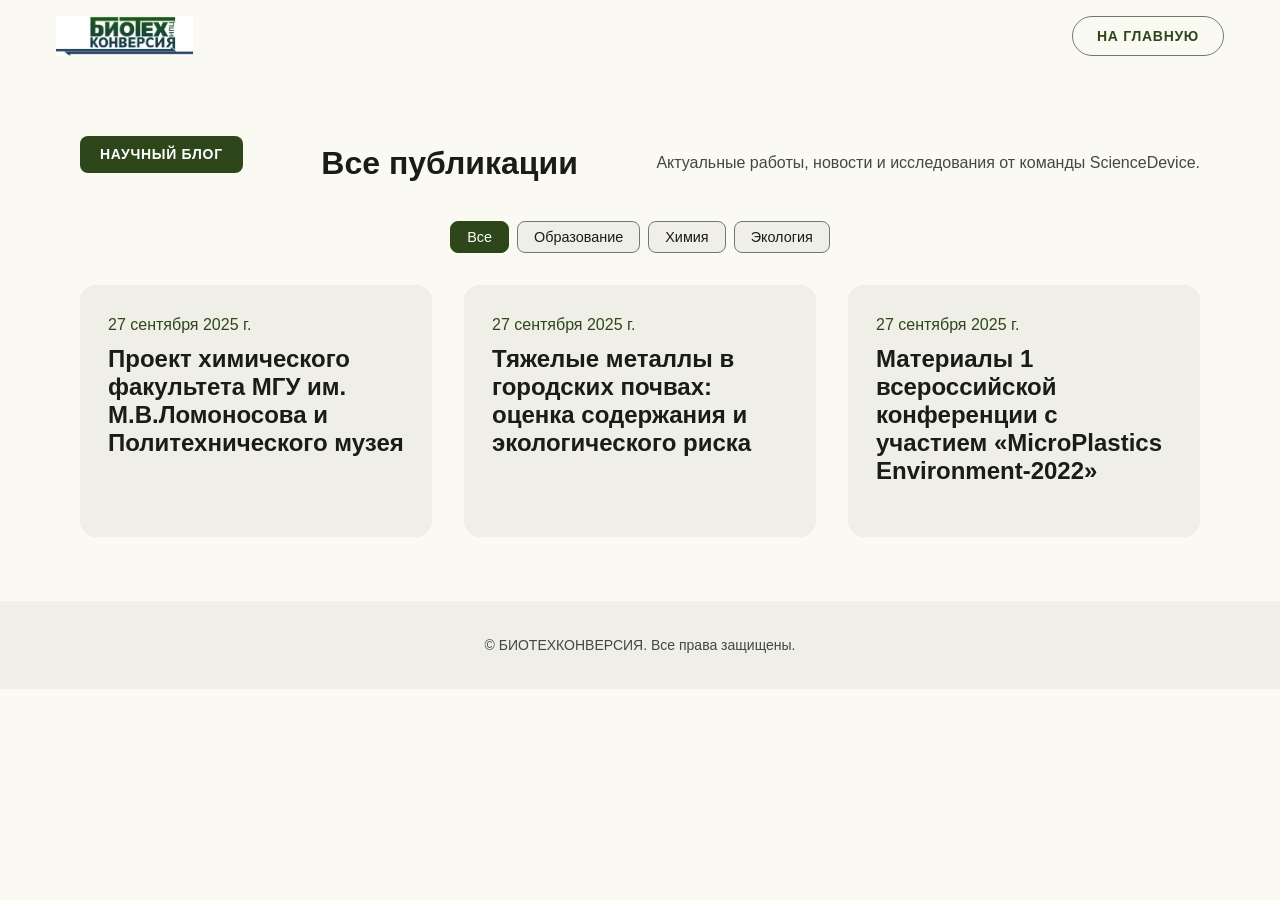
<file: news/index.html>
<!DOCTYPE html>
<html lang="ru">
<head>
    <meta charset="UTF-8">
    <meta name="viewport" content="width=device-width, initial-scale=1.0">
    <title>Научный блог - ScienceDevice</title>
    <link rel="stylesheet" href="/style.css">
</head>
<body>
    <header class="header sticky">
        <nav class="nav container">
            <a href="/" class="logo">
                <img src="/images/logo.png" alt="ScienceDevice" class="logo-image" />
            </a>
            <div class="header__actions">
                <a href="/" class="btn btn--outline">На главную</a>
            </div>
        </nav>
    </header>
    <main>
        <section class="publications-news">
            <div class="container">
                <div class="section-header">
                    <span class="section-badge">Научный блог</span>
                    <h2>Все публикации</h2>
                    <p>
                        Актуальные работы, новости и исследования от команды ScienceDevice.
                    </p>
                </div>
                <div class="news-filters">
                    <!-- Кнопки-фильтры будут вставлены сюда -->
                </div>
                <div id="news-list-container" class="news-grid">
                    <!-- Список новостей будет загружен сюда -->
                </div>
            </div>
        </section>
    </main>
    <footer class="footer">
        <div class="container">
            <p>© БИОТЕХКОНВЕРСИЯ. Все права защищены.</p>
        </div>
    </footer>
    <script>
        document.addEventListener('DOMContentLoaded', async () => {
            const newsContainer = document.getElementById('news-list-container');
            const filterContainer = document.querySelector('.news-filters');
            
            try {
                const response = await fetch('/news.json');
                const newsList = await response.json();
                const primaryTags = [...new Set(newsList.map(item => item.primary_tag))];

                // Создаем кнопки-фильтры
                let filterButtonsHTML = '<button class="filter-chip active" data-filter="all">Все</button>';
                primaryTags.forEach(tag => {
                    if(tag) filterButtonsHTML += `<button class="filter-chip" data-filter="${tag}">${tag}</button>`;
                });
                filterContainer.innerHTML = filterButtonsHTML;

                // Функция для отображения новостей
                const displayNews = (filter) => {
                    newsContainer.innerHTML = '';
                    const filteredList = (filter === 'all') 
                        ? newsList 
                        : newsList.filter(item => item.primary_tag === filter);

                    if (filteredList.length === 0) {
                        newsContainer.innerHTML = '<p>Новостей в этой категории пока нет.</p>';
                        return;
                    }

                    filteredList.forEach(news => {
                        const newsCard = document.createElement('article');
                        newsCard.className = 'news-card';
                        
                        const date = new Date(news.date);
                        const formattedDate = date.toLocaleDateString('ru-RU', {
                            year: 'numeric', month: 'long', day: 'numeric'
                        });

                        let imageHTML = news.image ? `<img src="/uploads/${news.image}" alt="${news.title}" class="news-card__image">` : '';

                        // Динамическая категория
                        const primaryTag = news.primary_tag || 'Наука';
                        const tagClass = {
                            'Экология': 'ecology',
                            'Химия': 'chemistry',
                            'Образование': 'education',
                            'Промышленность': 'industry'
                        }[primaryTag] || 'science';


                        newsCard.innerHTML = `
                            <a href="/news/${news.slug}/" class="news-card__link">
                                ${imageHTML}
                                <div class="news-card__content-wrapper">
                                    <div class="news-card__header">
                                        <span class="news-badge ${tagClass}">${primaryTag}</span>
                                        <time class="news-date" datetime="${news.date}">${formattedDate}</time>
                                    </div>
                                    <div class="news-card__content">
                                        <h3 class="news-title">${news.title}</h3>
                                    </div>
                                </div>
                            </a>
                        `;
                        newsContainer.appendChild(newsCard);
                    });
                };

                // Навешиваем обработчики на кнопки
                filterContainer.addEventListener('click', (e) => {
                    if (e.target.tagName === 'BUTTON') {
                        filterContainer.querySelector('.active').classList.remove('active');
                        e.target.classList.add('active');
                        displayNews(e.target.dataset.filter);
                    }
                });

                // Первоначальное отображение
                displayNews('all');

            } catch (error) {
                console.error('Ошибка:', error);
                newsContainer.innerHTML = '<p>Не удалось загрузить новости.</p>';
            }
        });
    </script>
</body>
</html>
</file>
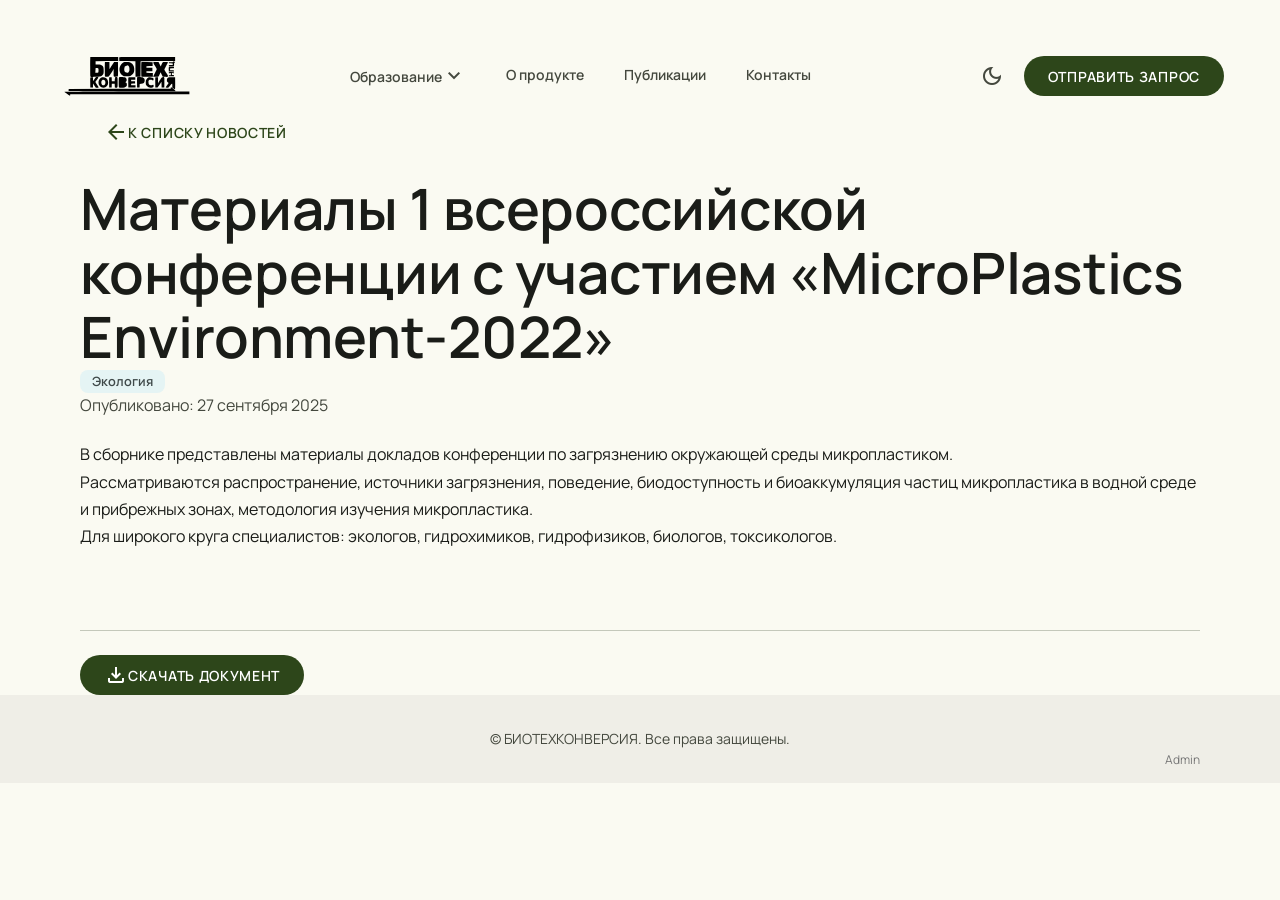
<file: news/materialy-1-vserossiiskoi-konferentsii-s-uchastiem-microplasticsenvironment-2022/index.html>
<!DOCTYPE html>
<html lang="ru">
<head>
    <meta charset="UTF-8" />
    <meta name="viewport" content="width=device-width, initial-scale=1.0" />
    <title>Материалы 1 всероссийской конференции с участием «MicroPlastics Environment-2022»</title>
    <!-- Подключаем шрифты -->
    <link rel="preconnect" href="https://fonts.googleapis.com">
    <link rel="preconnect" href="https://fonts.gstatic.com" crossorigin>
    <link href="https://fonts.googleapis.com/css2?family=Manrope:wght@400;600;700&display=swap" rel="stylesheet">
    <!-- Google Material Symbols -->
    <link rel="stylesheet" href="https://fonts.googleapis.com/css2?family=Material+Symbols+Outlined:opsz,wght,FILL,GRAD@24,400,0,0" />
    <!-- Подключаем наш CSS -->
    <link rel="stylesheet" href="/./style.css">
</head>
<body class="news-article-page">
    <!-- Шапка сайта -->
    <header class="header sticky">
      <nav class="nav container">
        <a href="/" class="logo">
          <img src="/./images/logo.svg" alt="ScienceDevice - профессиональные анализаторы" class="logo-image" />
        </a>
        <div class="nav__menu" id="nav-menu">
          <ul class="nav__list">
            <li class="nav-item nav-item--dropdown">
              <a href="/#education" class="nav-link">Образование <span class="material-symbols-outlined">expand_more</span></a>
              <ul class="dropdown-menu">
                <li><a href="/#education">Для школы и вузов</a></li>
                <li><a href="/#professionals">Для лабораторий</a></li>
              </ul>
            </li>
            <li class="nav-item"><a href="/#specs1" class="nav-link">О продукте</a></li>
            <li class="nav-item"><a href="/#research" class="nav-link">Публикации</a></li>
            <li class="nav-item"><a href="/#contacts" class="nav-link">Контакты</a></li>
          </ul>
           <button class="icon-btn nav__close" id="nav-close" aria-label="Закрыть меню">
            <span class="material-symbols-outlined">close</span>
          </button>
        </div>
        <div class="header__actions">
          <button class="icon-btn theme-toggle-btn" id="theme-toggle-desktop" aria-label="Переключить тему">
            <span class="material-symbols-outlined">light_mode</span>
          </button>
          <a href="#contacts" class="btn btn--primary header__cta">Отправить запрос</a>
          <button class="icon-btn nav__toggle" id="nav-toggle" aria-label="Открыть меню">
            <span class="material-symbols-outlined">menu</span>
          </button>
        </div>
      </nav>
    </header>

    <main>
        
<div class="container">
    <header class="news-header">
        <a href="/news/" class="btn btn--text" style="margin-bottom: 24px;"><span class="material-symbols-outlined">arrow_back</span> К списку новостей</a>
        <h1>Материалы 1 всероссийской конференции с участием «MicroPlastics Environment-2022»</h1>
        <div class="news-meta">
             <span class="chip chip-category">Экология</span>
            <p>Опубликовано: 27 сентября 2025</p>
        </div>
    </header>

    <article class="news-content">
         
        <p>В сборнике представлены материалы докладов конференции по загрязнению окружающей среды микропластиком.<br>Рассматриваются распространение, источники загрязнения, поведение, биодоступность и биоаккумуляция частиц микропластика в водной среде и прибрежных зонах, методология изучения микропластика.<br>Для широкого круга специалистов: экологов, гидрохимиков, гидрофизиков, биологов, токсикологов.</p>
    </article>
    
    <footer class="news-footer">
        
            <a href="/uploads/%D0%BC%D0%B0%D1%82%D0%B5%D1%80%D0%B8%D0%B0%D0%BB%D1%8B.pdf" class="btn btn--primary" download>
                <span class="material-symbols-outlined">download</span>
                Скачать документ
            </a>
        
         <div class="news-tags">
            
        </div>
    </footer>
</div>

    </main>

    <!-- Подвал сайта -->
    <footer class="footer">
      <div class="container">
        <p>© БИОТЕХКОНВЕРСИЯ. Все права защищены.</p>
        <a href="/admin" style="font-size: 12px; color: #777; text-decoration: none; float: right;">Admin</a>
      </div>
    </footer>

    <!-- Подключаем JS -->
    <script src="/./script.js"></script>
    
</body>
</html>
</file>
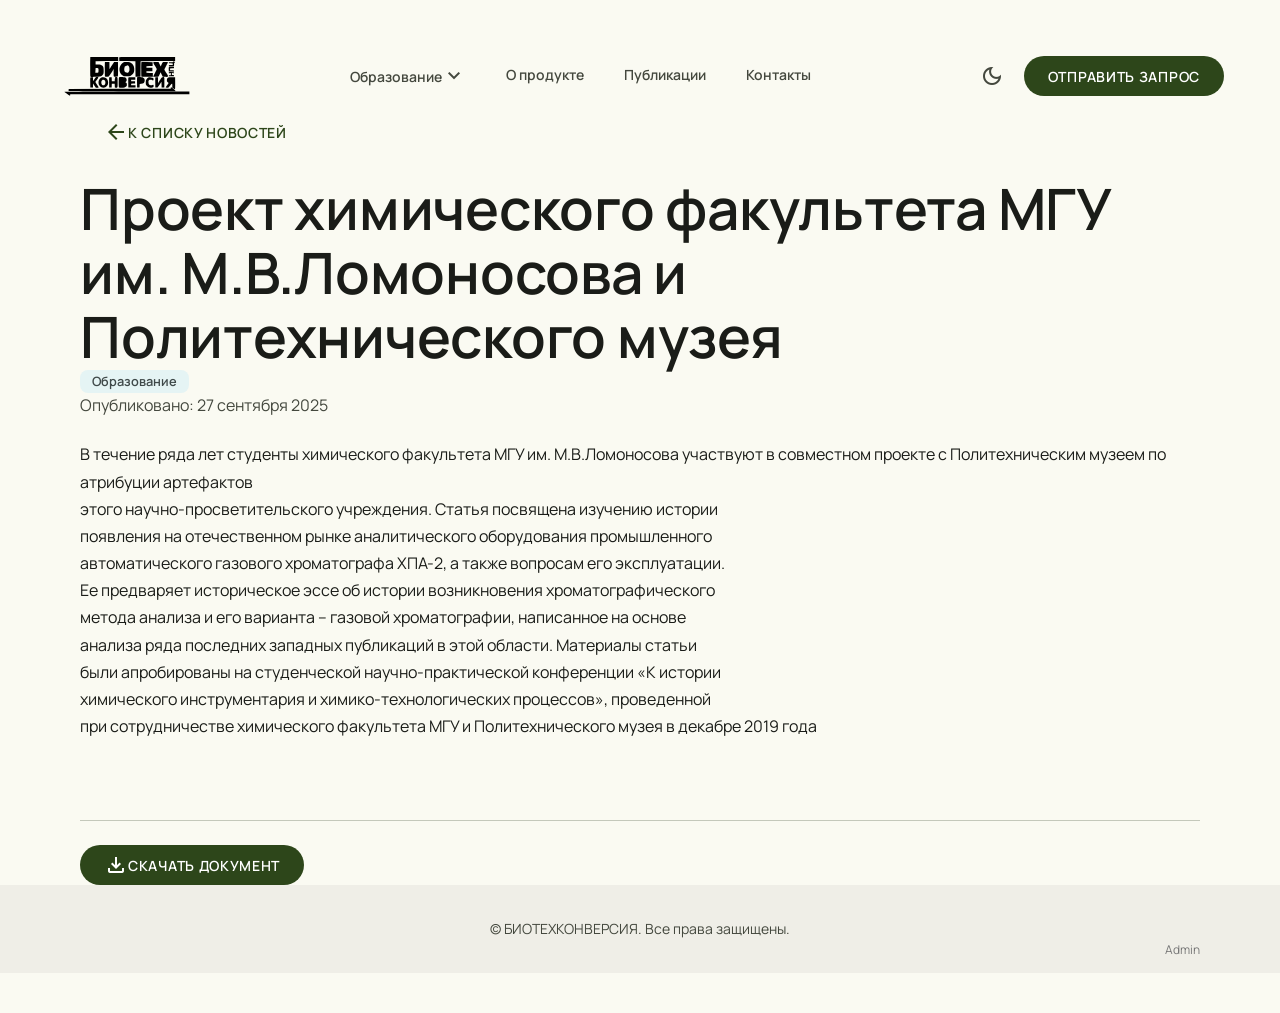
<file: news/proekt-khimicheskogo-fakulteta-mgu-im-m-v-lomonosova-i-politekhnicheskogo-muzeia/index.html>
<!DOCTYPE html>
<html lang="ru">
<head>
    <meta charset="UTF-8" />
    <meta name="viewport" content="width=device-width, initial-scale=1.0" />
    <title>Проект химического факультета МГУ им. М.В.Ломоносова и Политехнического музея</title>
    <!-- Подключаем шрифты -->
    <link rel="preconnect" href="https://fonts.googleapis.com">
    <link rel="preconnect" href="https://fonts.gstatic.com" crossorigin>
    <link href="https://fonts.googleapis.com/css2?family=Manrope:wght@400;600;700&display=swap" rel="stylesheet">
    <!-- Google Material Symbols -->
    <link rel="stylesheet" href="https://fonts.googleapis.com/css2?family=Material+Symbols+Outlined:opsz,wght,FILL,GRAD@24,400,0,0" />
    <!-- Подключаем наш CSS -->
    <link rel="stylesheet" href="/./style.css">
</head>
<body class="news-article-page">
    <!-- Шапка сайта -->
    <header class="header sticky">
      <nav class="nav container">
        <a href="/" class="logo">
          <img src="/./images/logo.svg" alt="ScienceDevice - профессиональные анализаторы" class="logo-image" />
        </a>
        <div class="nav__menu" id="nav-menu">
          <ul class="nav__list">
            <li class="nav-item nav-item--dropdown">
              <a href="/#education" class="nav-link">Образование <span class="material-symbols-outlined">expand_more</span></a>
              <ul class="dropdown-menu">
                <li><a href="/#education">Для школы и вузов</a></li>
                <li><a href="/#professionals">Для лабораторий</a></li>
              </ul>
            </li>
            <li class="nav-item"><a href="/#specs1" class="nav-link">О продукте</a></li>
            <li class="nav-item"><a href="/#research" class="nav-link">Публикации</a></li>
            <li class="nav-item"><a href="/#contacts" class="nav-link">Контакты</a></li>
          </ul>
           <button class="icon-btn nav__close" id="nav-close" aria-label="Закрыть меню">
            <span class="material-symbols-outlined">close</span>
          </button>
        </div>
        <div class="header__actions">
          <button class="icon-btn theme-toggle-btn" id="theme-toggle-desktop" aria-label="Переключить тему">
            <span class="material-symbols-outlined">light_mode</span>
          </button>
          <a href="#contacts" class="btn btn--primary header__cta">Отправить запрос</a>
          <button class="icon-btn nav__toggle" id="nav-toggle" aria-label="Открыть меню">
            <span class="material-symbols-outlined">menu</span>
          </button>
        </div>
      </nav>
    </header>

    <main>
        
<div class="container">
    <header class="news-header">
        <a href="/news/" class="btn btn--text" style="margin-bottom: 24px;"><span class="material-symbols-outlined">arrow_back</span> К списку новостей</a>
        <h1>Проект химического факультета МГУ им. М.В.Ломоносова и Политехнического музея</h1>
        <div class="news-meta">
             <span class="chip chip-category">Образование</span>
            <p>Опубликовано: 27 сентября 2025</p>
        </div>
    </header>

    <article class="news-content">
         
        <p>В течение ряда лет студенты химического факультета МГУ им. М.В.Ломоносова участвуют в совместном проекте с Политехническим музеем по атрибуции артефактов<br>этого научно-просветительского учреждения. Статья посвящена изучению истории<br>появления на отечественном рынке аналитического оборудования промышленного<br>автоматического газового хроматографа ХПА-2, а также вопросам его эксплуатации.<br>Ее предваряет историческое эссе об истории возникновения хроматографического<br>метода анализа и его варианта – газовой хроматографии, написанное на основе<br>анализа ряда последних западных публикаций в этой области. Материалы статьи<br>были апробированы на студенческой научно-практической конференции «К истории<br>химического инструментария и химико-технологических процессов», проведенной<br>при сотрудничестве химического факультета МГУ и Политехнического музея в декабре 2019 года</p>
    </article>
    
    <footer class="news-footer">
        
            <a href="/uploads/%D0%BC%D0%B3%D1%83.pdf" class="btn btn--primary" download>
                <span class="material-symbols-outlined">download</span>
                Скачать документ
            </a>
        
         <div class="news-tags">
            
        </div>
    </footer>
</div>

    </main>

    <!-- Подвал сайта -->
    <footer class="footer">
      <div class="container">
        <p>© БИОТЕХКОНВЕРСИЯ. Все права защищены.</p>
        <a href="/admin" style="font-size: 12px; color: #777; text-decoration: none; float: right;">Admin</a>
      </div>
    </footer>

    <!-- Подключаем JS -->
    <script src="/./script.js"></script>
    
</body>
</html>
</file>
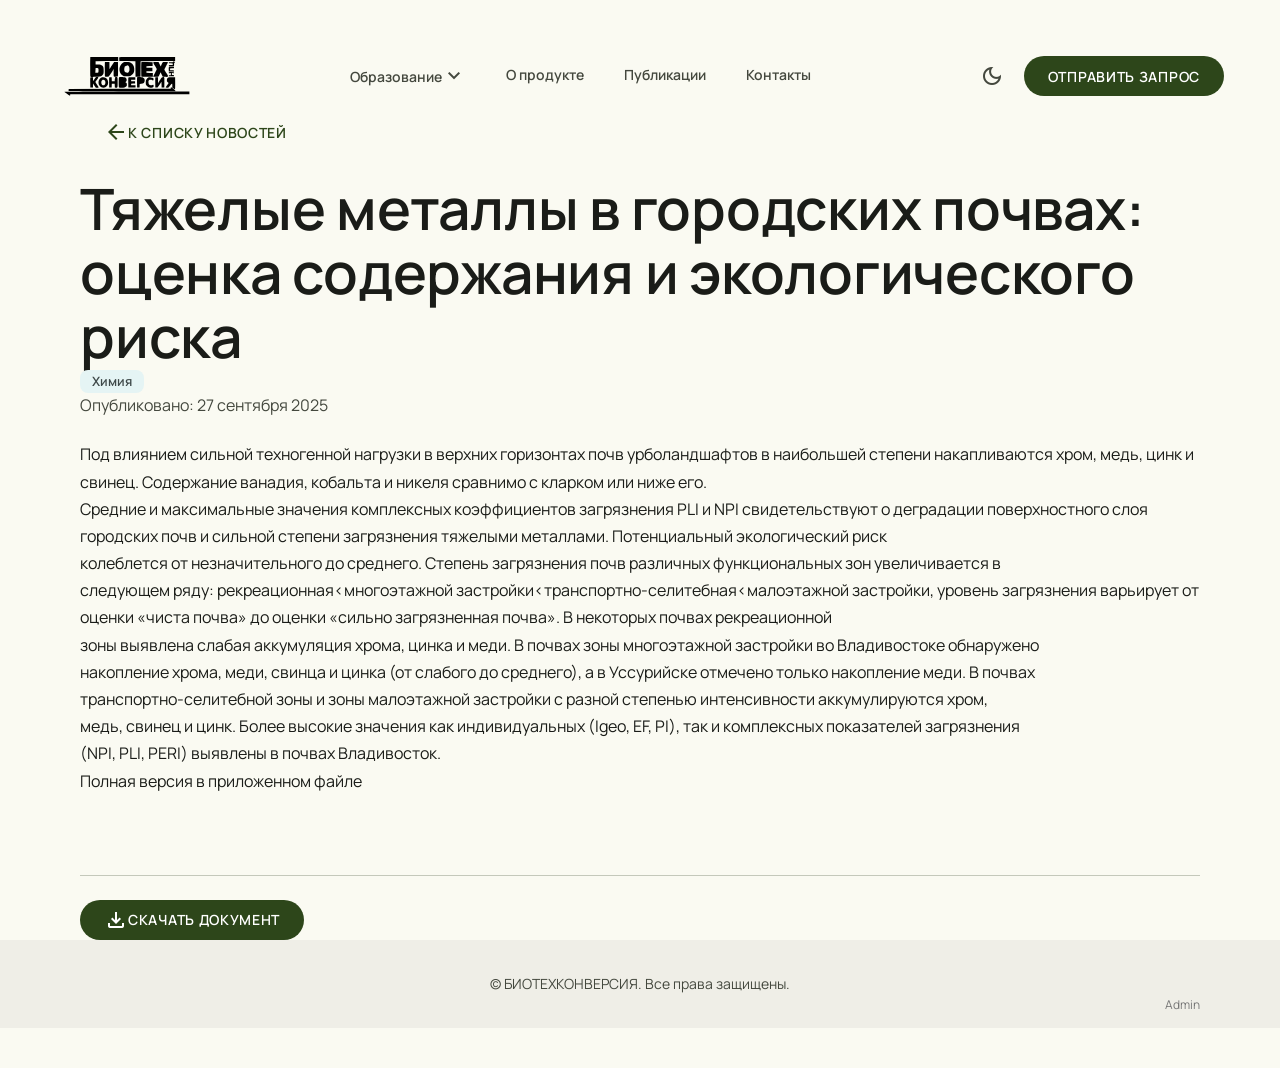
<file: news/tiazhelye-metally-v-gorodskikh-pochvakh-otsenka-soderzhaniia-i-ekologicheskogo-riska/index.html>
<!DOCTYPE html>
<html lang="ru">
<head>
    <meta charset="UTF-8" />
    <meta name="viewport" content="width=device-width, initial-scale=1.0" />
    <title>Тяжелые металлы в городских почвах: оценка содержания и экологического риска</title>
    <!-- Подключаем шрифты -->
    <link rel="preconnect" href="https://fonts.googleapis.com">
    <link rel="preconnect" href="https://fonts.gstatic.com" crossorigin>
    <link href="https://fonts.googleapis.com/css2?family=Manrope:wght@400;600;700&display=swap" rel="stylesheet">
    <!-- Google Material Symbols -->
    <link rel="stylesheet" href="https://fonts.googleapis.com/css2?family=Material+Symbols+Outlined:opsz,wght,FILL,GRAD@24,400,0,0" />
    <!-- Подключаем наш CSS -->
    <link rel="stylesheet" href="/./style.css">
</head>
<body class="news-article-page">
    <!-- Шапка сайта -->
    <header class="header sticky">
      <nav class="nav container">
        <a href="/" class="logo">
          <img src="/./images/logo.svg" alt="ScienceDevice - профессиональные анализаторы" class="logo-image" />
        </a>
        <div class="nav__menu" id="nav-menu">
          <ul class="nav__list">
            <li class="nav-item nav-item--dropdown">
              <a href="/#education" class="nav-link">Образование <span class="material-symbols-outlined">expand_more</span></a>
              <ul class="dropdown-menu">
                <li><a href="/#education">Для школы и вузов</a></li>
                <li><a href="/#professionals">Для лабораторий</a></li>
              </ul>
            </li>
            <li class="nav-item"><a href="/#specs1" class="nav-link">О продукте</a></li>
            <li class="nav-item"><a href="/#research" class="nav-link">Публикации</a></li>
            <li class="nav-item"><a href="/#contacts" class="nav-link">Контакты</a></li>
          </ul>
           <button class="icon-btn nav__close" id="nav-close" aria-label="Закрыть меню">
            <span class="material-symbols-outlined">close</span>
          </button>
        </div>
        <div class="header__actions">
          <button class="icon-btn theme-toggle-btn" id="theme-toggle-desktop" aria-label="Переключить тему">
            <span class="material-symbols-outlined">light_mode</span>
          </button>
          <a href="#contacts" class="btn btn--primary header__cta">Отправить запрос</a>
          <button class="icon-btn nav__toggle" id="nav-toggle" aria-label="Открыть меню">
            <span class="material-symbols-outlined">menu</span>
          </button>
        </div>
      </nav>
    </header>

    <main>
        
<div class="container">
    <header class="news-header">
        <a href="/news/" class="btn btn--text" style="margin-bottom: 24px;"><span class="material-symbols-outlined">arrow_back</span> К списку новостей</a>
        <h1>Тяжелые металлы в городских почвах: оценка содержания и экологического риска</h1>
        <div class="news-meta">
             <span class="chip chip-category">Химия</span>
            <p>Опубликовано: 27 сентября 2025</p>
        </div>
    </header>

    <article class="news-content">
         
        <p>Под влиянием сильной техногенной нагрузки в верхних горизонтах почв урболандшафтов в наибольшей степени накапливаются хром, медь, цинк и свинец. Содержание ванадия, кобальта и никеля сравнимо с кларком или ниже его.<br>Средние и максимальные значения комплексных коэффициентов загрязнения PLI и NPI свидетельствуют о деградации поверхностного слоя городских почв и сильной степени загрязнения тяжелыми металлами. Потенциальный экологический риск<br>колеблется от незначительного до среднего. Степень загрязнения почв различных функциональных зон увеличивается в<br>следующем ряду: рекреационная<многоэтажной застройки<транспортно-селитебная<малоэтажной застройки, уровень загрязнения варьирует от оценки «чиста почва» до оценки «сильно загрязненная почва». В некоторых почвах рекреационной<br>зоны выявлена слабая аккумуляция хрома, цинка и меди. В почвах зоны многоэтажной застройки во Владивостоке обнаружено<br>накопление хрома, меди, свинца и цинка (от слабого до среднего), а в Уссурийске отмечено только накопление меди. В почвах<br>транспортно-селитебной зоны и зоны малоэтажной застройки с разной степенью интенсивности аккумулируются хром,<br>медь, свинец и цинк. Более высокие значения как индивидуальных (Igeo, EF, PI), так и комплексных показателей загрязнения<br>(NPI, PLI, PERI) выявлены в почвах Владивосток.<br>Полная версия в приложенном файле</p>
    </article>
    
    <footer class="news-footer">
        
            <a href="/uploads/%D1%82%D1%8F%D0%B6%D0%B5%D0%BB%D1%8B%D0%B5%20%D0%BC%D0%B5%D1%82%D0%B0%D0%BB%D0%BB%D1%8B.pdf" class="btn btn--primary" download>
                <span class="material-symbols-outlined">download</span>
                Скачать документ
            </a>
        
         <div class="news-tags">
            
        </div>
    </footer>
</div>

    </main>

    <!-- Подвал сайта -->
    <footer class="footer">
      <div class="container">
        <p>© БИОТЕХКОНВЕРСИЯ. Все права защищены.</p>
        <a href="/admin" style="font-size: 12px; color: #777; text-decoration: none; float: right;">Admin</a>
      </div>
    </footer>

    <!-- Подключаем JS -->
    <script src="/./script.js"></script>
    
</body>
</html>
</file>
<file: style.css>
/* 
 * ScienceDevice Material 3 Redesign
 * CSS Variables and Base Styles
 */

:root {
  /* Light Theme Color Palette */
  --md-sys-color-primary: #2D461A;
  --md-sys-color-on-primary: #FFFFFF;
  --md-sys-color-primary-container: #445E2F;
  --md-sys-color-on-primary-container: #B7D69B;
  --md-sys-color-secondary: #57624B;
  --md-sys-color-on-secondary: #FFFFFF;
  --md-sys-color-secondary-container: #DAE7CA;
  --md-sys-color-on-secondary-container: #151E0C;
  --md-sys-color-tertiary: #00483C;
  --md-sys-color-on-tertiary: #FFFFFF;
  --md-sys-color-tertiary-container: #1C6153;
  --md-sys-color-on-tertiary-container: #98D9C8;
  --md-sys-color-error: #BA1A1A;
  --md-sys-color-on-error: #FFFFFF;
  --md-sys-color-error-container: #FFDAD6;
  --md-sys-color-on-error-container: #410002;
  --md-sys-color-background: #FAFAF2;
  --md-sys-color-on-background: #1A1C18;
  --md-sys-color-surface: #FAFAF2;
  --md-sys-color-on-surface: #1A1C18;
  --md-sys-color-surface-variant: #E0E4D6;
  --md-sys-color-on-surface-variant: #44483E;
  --md-sys-color-outline: #74796D;
  --md-sys-color-outline-variant: #C4C8BB;
  --md-sys-color-shadow: #000000;
  --md-sys-color-scrim: #000000;
  --md-sys-color-inverse-surface: #2F312C;
  --md-sys-color-inverse-on-surface: #F1F1EA;
  --md-sys-color-inverse-primary: #B1D096;
  --md-sys-color-surface-dim: #DBDAD3;
  --md-sys-color-surface-bright: #FAFAF2;
  --md-sys-color-surface-container-lowest: #FFFFFF;
  --md-sys-color-surface-container-low: #F4F4ED;
  --md-sys-color-surface-container: #EFEEE7;
  --md-sys-color-surface-container-high: #E9E8E1;
  --md-sys-color-surface-container-highest: #E3E3DC;
}

body.dark-theme {
    /* Dark Theme Color Palette */
    --md-sys-color-primary: #B1D096;
    --md-sys-color-on-primary: #1F360C;
    --md-sys-color-primary-container: #445E2F;
    --md-sys-color-on-primary-container: #B7D69B;
    --md-sys-color-secondary: #BECBAF;
    --md-sys-color-on-secondary: #293420;
    --md-sys-color-secondary-container: #404A35;
    --md-sys-color-on-secondary-container: #DAE7CA;
    --md-sys-color-tertiary: #92D3C2;
    --md-sys-color-on-tertiary: #00382E;
    --md-sys-color-tertiary-container: #1C6153;
    --md-sys-color-on-tertiary-container: #98D9C8;
    --md-sys-color-error: #FFB4AB;
    --md-sys-color-on-error: #690005;
    --md-sys-color-error-container: #93000A;
    --md-sys-color-on-error-container: #FFDAD6;
    --md-sys-color-background: #121410;
    --md-sys-color-on-background: #E3E3DC;
    --md-sys-color-surface: #121410;
    --md-sys-color-on-surface: #E3E3DC;
    --md-sys-color-surface-variant: #44483E;
    --md-sys-color-on-surface-variant: #C4C8BB;
    --md-sys-color-outline: #8E9286;
    --md-sys-color-outline-variant: #44483E;
    --md-sys-color-shadow: #000000;
    --md-sys-color-scrim: #000000;
    --md-sys-color-inverse-surface: #E3E3DC;
    --md-sys-color-inverse-on-surface: #2F312C;
    --md-sys-color-inverse-primary: #4B6636;
    --md-sys-color-surface-dim: #121410;
    --md-sys-color-surface-bright: #383A35;
    --md-sys-color-surface-container-lowest: #0D0F0B;
    --md-sys-color-surface-container-low: #1A1C18;
    --md-sys-color-surface-container: #1F201C;
    --md-sys-color-surface-container-high: #292B26;
    --md-sys-color-surface-container-highest: #343630;
}

/* 
 * Base Styles & Resets
 */

*,
*::before,
*::after {
  box-sizing: border-box;
  margin: 0;
  padding: 0;
}

html {
  scroll-behavior: smooth;
}

body {
  background-color: var(--md-sys-color-background);
  color: var(--md-sys-color-on-surface);
  font-family: 'Manrope', sans-serif;
  line-height: 1.5;
  -webkit-font-smoothing: antialiased;
}

h1, h2, h3, h4, h5, h6 {
  font-family: 'Manrope', sans-serif;
  font-weight: 600;
  color: var(--md-sys-color-on-surface);
}

/* Material 3 Type Scale (Simplified) */
h1, .display-large {
  font-size: 3.5625rem; /* 57px */
  line-height: 4rem;
  letter-spacing: -0.015625rem;
}

h2, .headline-large {
  font-size: 2rem; /* 32px */
  line-height: 2.5rem;
}

h3, .title-large {
  font-size: 1.375rem; /* 22px */
  line-height: 1.75rem;
}

.display-small {
  font-size: 2.25rem; /* 36px */
  line-height: 2.75rem;
}

.headline-small {
  font-size: 1.5rem; /* 24px */
  line-height: 2rem;
}

.headline-medium {
    font-size: 1.75rem; /* 28px */
    line-height: 2.25rem;
}

.title-medium {
    font-size: 1rem; /* 16px */
    line-height: 1.5rem;
    font-weight: 600;
}

.body-medium {
    font-size: 0.875rem; /* 14px */
    line-height: 1.25rem;
}

p, .body-large {
  font-size: 1rem; /* 16px */
  line-height: 1.5rem;
  color: var(--md-sys-color-on-surface-variant);
}

.label-large {
    font-size: 0.875rem; /* 14px */
    line-height: 1.25rem;
    font-weight: 600;
}

a {
  color: var(--md-sys-color-primary);
  text-decoration: none;
}

/* Layout */
.container {
  width: 90%;
  max-width: 1200px;
  margin-left: auto;
  margin-right: auto;
  padding: 0 1rem;
}

section {
    padding: 4rem 0;
}

.section-header {
    text-align: center;
    margin-bottom: 3rem;
}

.section-badge {
    display: inline-block;
    padding: 0.5rem 1.25rem;
    background-color: var(--md-sys-color-primary);
    color: var(--md-sys-color-on-primary);
    border-radius: 8px;
    font-size: 0.875rem;
    font-weight: 600;
    margin-bottom: 1rem;
    text-transform: uppercase;
    letter-spacing: 0.05em;
}

/* 
 * Header (M3 Top App Bar)
 */
.header {
    position: sticky;
    top: 0;
    left: 0;
    width: 100%;
    height: 72px; /* Increased height */
    background-color: var(--md-sys-color-surface);
    z-index: 1000;
    display: flex;
    align-items: center;
    transition: background-color 0.3s ease, box-shadow 0.3s ease;
}

.header.scrolled {
    background-color: var(--md-sys-color-surface-container);
    box-shadow: 0 2px 4px rgba(0,0,0,0.1);
}

.nav {
    display: flex;
    justify-content: space-between;
    align-items: center;
    width: 100%;
}

.logo-image {
    height: 40px;
    width: auto;
    display: block;
}

.nav__menu {
    display: block;
}

.nav__list {
    display: flex;
    list-style: none;
    gap: 0.5rem; /* 8px */
}

.nav-link {
    display: flex;
    align-items: center;
    padding: 0.75rem 1rem; /* 12px 16px */
    border-radius: 20px;
    font-size: 0.875rem; /* Label Large */
    font-weight: 600;
    color: var(--md-sys-color-on-surface-variant);
    transition: background-color 0.3s ease, color 0.3s ease;
}

.nav-link:hover, .nav-link.active {
    background-color: var(--md-sys-color-secondary-container);
    color: var(--md-sys-color-on-secondary-container);
}

.nav-item--dropdown {
    position: relative;
}

.nav-item--dropdown .dropdown-menu {
    position: absolute;
    top: 100%;
    left: 0;
    background-color: var(--md-sys-color-surface-container);
    border-radius: 8px;
    box-shadow: 0 4px 12px rgba(0,0,0,0.15);
    list-style: none;
    padding: 0.5rem;
    min-width: 240px;
    opacity: 0;
    visibility: hidden;
    transform: translateY(10px);
    transition: opacity 0.3s ease, transform 0.3s ease, visibility 0.3s;
    z-index: 1001;
}

.nav-item--dropdown:hover .dropdown-menu {
    opacity: 1;
    visibility: visible;
    transform: translateY(0);
}

.dropdown-menu a {
    display: block;
    padding: 0.75rem 1rem;
    color: var(--md-sys-color-on-surface-variant);
    border-radius: 4px;
    transition: background-color 0.2s;
}

.dropdown-menu a:hover {
    background-color: var(--md-sys-color-surface-container-high);
    color: var(--md-sys-color-on-surface);
}

.header__actions {
    display: flex;
    align-items: center;
    gap: 0.5rem;
}

.icon-btn {
    display: inline-flex;
    align-items: center;
    justify-content: center;
    width: 48px;
    height: 48px;
    border-radius: 50%;
    background-color: transparent;
    border: none;
    cursor: pointer;
    color: var(--md-sys-color-on-surface-variant);
    transition: background-color 0.3s;
}

.icon-btn:hover {
    background-color: rgba(0,0,0,0.08);
}

.nav__close,
.nav__toggle {
    display: none; /* Hidden on desktop */
}

/* 
 * Hero Section 
 */
.hero {
    position: relative;
    min-height: auto;
    padding: 6rem 0;
    display: flex;
    align-items: center;
    text-align: center;
}

.hero__content {
    position: relative;
    max-width: 760px;
    margin: 0 auto;
}

.hero__content h1 {
    color: var(--md-sys-color-on-surface);
    font-size: 3.5rem; /* Increased font size */
    font-weight: 700;
    margin-bottom: 1.5rem;
}

.hero__content p {
    color: var(--md-sys-color-on-surface-variant);
    margin: 0 0 2.5rem 0; /* 40dp margin */
}

.hero__buttons {
    display: flex;
    justify-content: center;
    gap: 1rem; /* 16dp gap */
    flex-wrap: wrap;
}

/* 
 * M3 Buttons
 */

.btn {
    display: inline-flex;
    align-items: center;
    justify-content: center;
    padding: 0 24px;
    height: 40px;
    border-radius: 20px;
    font-family: 'Manrope', sans-serif;
    font-size: 0.875rem;
    font-weight: 600;
    text-decoration: none;
    border: none;
    cursor: pointer;
    transition: all 0.3s ease;
    text-transform: uppercase;
    letter-spacing: 0.05em;
}

/* Filled Button (Primary) */
.btn--primary {
    background-color: var(--md-sys-color-primary);
    color: var(--md-sys-color-on-primary);
}

.btn--primary:hover {
    box-shadow: 0 2px 4px -1px rgba(0,0,0,0.2), 0 4px 5px 0 rgba(0,0,0,0.14), 0 1px 10px 0 rgba(0,0,0,0.12);
}

/* Tonal Button (Secondary) */
.btn--secondary {
    background-color: var(--md-sys-color-secondary-container);
    color: var(--md-sys-color-on-secondary-container);
}

.btn--secondary:hover {
    box-shadow: 0 2px 4px -1px rgba(0,0,0,0.2), 0 4px 5px 0 rgba(0,0,0,0.14), 0 1px 10px 0 rgba(0,0,0,0.12);
}

/* Outlined Button */
.btn--outline {
    background-color: transparent;
    color: var(--md-sys-color-primary);
    border: 1px solid var(--md-sys-color-outline);
}

.btn--outline:hover {
    background-color: rgba(var(--md-sys-color-primary-rgb, 45, 70, 26), 0.08); /* Needs RGB version */
}

/* Text Button */
.btn--text {
    background-color: transparent;
    color: var(--md-sys-color-primary);
}

.btn--text:hover {
    background-color: rgba(var(--md-sys-color-primary-rgb, 45, 70, 26), 0.08); /* Needs RGB version */
}

/* Elevated Button */
.btn--elevated {
    background-color: var(--md-sys-color-surface-container);
    color: var(--md-sys-color-primary);
    box-shadow: 0 1px 2px rgba(0, 0, 0, 0.3), 0 1px 3px 1px rgba(0, 0, 0, 0.15);
    transition: box-shadow 0.28s cubic-bezier(0.4, 0, 0.2, 1);
}

.btn--elevated:hover {
    box-shadow: 0 2px 4px -1px rgba(0,0,0,0.2), 0 4px 5px 0 rgba(0,0,0,0.14), 0 1px 10px 0 rgba(0,0,0,0.12);
}

/* 
 * Solutions Section
 */
.solutions-section {
    background-color: var(--md-sys-color-surface);
}

.solutions-layout {
    display: grid;
    grid-template-columns: 1fr 1fr;
    grid-template-rows: auto 1fr;
    gap: 24px;
    align-items: start;
}

.solutions-layout__header {
    grid-column: 1 / 2;
    align-self: end;
    padding-bottom: 24px; /* To align with card padding */
}

.solutions-layout__card-left {
    grid-column: 1 / 2;
    grid-row: 2 / 4;
}

.solutions-layout__card-right {
    grid-column: 2 / 3;
    grid-row: 1 / 3;
}

.solutions-layout__partners {
    grid-column: 2 / 3;
    grid-row: 3 / 4;
}

.solution-card {
    background-color: var(--md-sys-color-surface-container); /* Lighter surface */
    border-radius: 24px;
    padding: 24px; /* Increased padding */
    height: 100%;
}

.solution-card h3 {
    color: var(--md-sys-color-on-surface);
    margin-bottom: 1.5rem;
}

/* Override for feature icons in card */
.feature-icon {
    font-size: 24px; /* Ensure icon size is consistent */
    line-height: 1;
}

/* Override for university list checkmarks */
.scientific-list li {
    color: var(--md-sys-color-on-surface-variant); /* Secondary text color */
}
.scientific-list li::before {
    color: var(--md-sys-color-primary);
}

.university-partners {
    background-color: var(--md-sys-color-background);
    padding: 24px;
    border-radius: 12px;
}

.partners-chips {
    display: flex;
    flex-wrap: wrap;
    gap: 0.75rem;
    margin-top: 1rem;
}

.university-chip {
    display: inline-flex;
    align-items: center;
    padding: 0 16px;
    height: 32px;
    border-radius: 8px; /* Refined border-radius */
    background-color: var(--md-sys-color-secondary-container);
    color: var(--md-sys-color-on-secondary-container);
    font-size: 0.875rem;
    font-weight: 500;
}


/* 
 * Professionals Section (Scientific Equipment)
 */


.professionals-section .section-header .advantages-chips {
    justify-content: center;
    margin-top: 1.5rem;
}

.professionals-grid {
    display: grid;
    grid-template-columns: repeat(6, 1fr);
    gap: 1.5rem; /* 24px */
}

.research-card, .panel-cta {
    background-color: var(--md-sys-color-surface-container);
    border-radius: 24px;
    padding: 1.5rem;
    text-align: center;
    transition: background-color 0.3s ease, transform 0.3s ease, box-shadow 0.3s ease;
    display: flex;
    flex-direction: column;
    justify-content: center;
}

.research-card:hover, .panel-cta:hover {
    background-color: var(--md-sys-color-surface-container-high);
    transform: translateY(-4px);
    box-shadow: 0 4px 12px rgba(0,0,0,0.12);
}

.research-card .material-symbols-outlined {
    font-size: 48px;
    color: var(--md-sys-color-primary);
    margin-bottom: 1rem;
}

.research-card h3 {
    color: var(--md-sys-color-on-surface);
    margin-bottom: 0.5rem;
}

.research-card p {
    margin-top: auto;
}

/* Grid placement */
.card-eco {
    grid-column: 1 / 4;
}
.card-agro {
    grid-column: 4 / 7;
}
.card-hydro {
    grid-column: 1 / 3;
}
.card-quality {
    grid-column: 3 / 5;
}
.card-cta {
    grid-column: 5 / 7;
    grid-row: 2 / 4; /* Make it taller */
    text-align: left;
    justify-content: space-between;
    padding: 2rem;
}


.advantages-chips {
    display: flex;
    flex-wrap: wrap;
    gap: 0.75rem;
}

.advantage-chip {
    display: inline-flex;
    align-items: center;
    padding: 0.5rem 1rem;
    border-radius: 8px;
    border: 1px solid var(--md-sys-color-outline);
    background-color: var(--md-sys-color-surface-container-high);
    color: var(--md-sys-color-on-surface-variant);
    font-size: 0.875rem;
    font-weight: 500;
}

.panel-cta {
    background-color: var(--md-sys-color-surface-container-high);
}

.panel-cta p {
    margin-top: 0.5rem;
    margin-bottom: 1.5rem;
}

.panel-cta .btn--primary {
    display: inline-flex;
    gap: 0.5rem;
    width: 100%;
}

/* 
 * Interactive Datasheet (Specs Section)
 */
.specs-section {
    background-color: var(--md-sys-color-surface);
}

.specs-accordion {
    background-color: var(--md-sys-color-surface-container);
    border-radius: 16px;
    overflow: hidden;
}

.expansion-panel {
    transition: background-color 0.3s ease;
    border-bottom: 1px solid var(--md-sys-color-outline-variant);
}

.expansion-panel:last-child {
    border-bottom: none;
}

.panel-header {
    display: flex;
    align-items: center;
    padding: 1rem 1.5rem;
    cursor: pointer;
    transition: background-color 0.3s ease;
}

.panel-header:hover {
    background-color: rgba(var(--md-sys-color-on-surface-rgb, 26, 28, 24), 0.08); /* State Layer */
}

.panel-header-text {
    flex-grow: 1;
}

.panel-title {
    color: var(--md-sys-color-on-surface);
}

.panel-subtitle {
    color: var(--md-sys-color-on-surface-variant);
    margin-top: 4px;
}

.panel-header .material-symbols-outlined {
    margin-right: 1.5rem;
    color: var(--md-sys-color-primary);
}

.panel-chevron {
    margin-left: 1rem;
    margin-right: 0 !important; /* Override margin */
    transition: transform 0.3s ease;
}

.panel-content {
    max-height: 0;
    overflow: hidden;
    transition: max-height 0.5s ease-out, padding 0.5s ease;
    padding: 0 1.5rem;
}

.panel-content table {
    width: 100%;
    border-collapse: collapse;
}

.panel-content th, .panel-content td {
    padding: 1rem;
    text-align: left;
    border-bottom: 1px solid var(--md-sys-color-outline-variant);
}

.panel-content tr:last-child td {
    border-bottom: none;
}

.panel-content td:first-child {
    font-weight: 600;
    color: var(--md-sys-color-on-surface);
}

/* Active state for panel */
.expansion-panel.active {
    background-color: var(--md-sys-color-surface-container-highest);
}

.expansion-panel.active .panel-chevron {
    transform: rotate(180deg);
}

.expansion-panel.active .panel-content {
    padding: 0 1.5rem 1.5rem 1.5rem;
    max-height: 500px; /* Adjust as needed for content */
}

/* Staggered animation class */


/* 
 * Audience Sections
 */
.audience-section {
    padding: 4rem 0;
}

#students, #universities {
    background-color: var(--md-sys-color-surface-container);
}

.features-list {
    display: flex;
    flex-direction: column;
    gap: 2rem;
}

.feature-item {
    display: flex;
    align-items: flex-start;
    gap: 1.5rem;
}

.feature-icon {
    font-size: 1.5rem;

    background-color: var(--md-sys-color-primary);
    color: var(--md-sys-color-on-primary);
    width: 48px;
    height: 48px;
    border-radius: 50%;
    display: flex;
    align-items: center;
    justify-content: center;
    flex-shrink: 0;
}

.feature-text h4 {
    font-family: 'Manrope', sans-serif;
    font-size: 1.125rem;
    margin-bottom: 0.5rem;
    color: var(--md-sys-color-on-surface);
}

.feature-text p {
    color: var(--md-sys-color-on-surface-variant); /* Secondary text color */
    line-height: 1.6; /* Improved line height */
}

.scientific-list {
    list-style: none;
    padding-left: 0;
}

.scientific-list li {
    position: relative;
    padding-left: 2rem;
    margin-bottom: 1rem;
}

.scientific-list li::before {
    content: '✓';
    position: absolute;
    left: 0;
    color: var(--md-sys-color-primary);
    font-weight: 600;
}

.partners-grid {
    display: grid;
    grid-template-columns: repeat(auto-fit, minmax(200px, 1fr));
    gap: 1rem;
    margin-top: 2rem;
}

.partner-logo {
    padding: 1rem;
    background-color: var(--md-sys-color-surface-container-high);
    border-radius: 8px;
    text-align: center;
    font-weight: 600;
    color: var(--md-sys-color-on-surface-variant);
}


/* 
 * Technical Specs Table
 */
.specs {
    background-color: var(--md-sys-color-surface-container);
}
.specs-table {
    width: 100%;
    border-collapse: collapse;
    margin-top: 2rem;
    background-color: var(--md-sys-color-surface);
    border-radius: 8px;
    overflow: hidden;
}

.specs-table th, .specs-table td {
    padding: 1rem 1.5rem;
    text-align: left;
    border-bottom: 1px solid var(--md-sys-color-outline-variant);
}

.specs-table thead th, .specs-table tr:first-child th {
    background-color: var(--md-sys-color-surface-container-high);
    font-size: 0.875rem;
    font-weight: 600;
    color: var(--md-sys-color-on-surface-variant);
}

.specs-table tbody tr:last-child td {
    border-bottom: none;
}

.specs-table tbody td:first-child {
    font-weight: 600;
    color: var(--md-sys-color-on-surface);
}

/* 
 * Research / Blog Section (M3 Cards & Chips)
 */
.publications-news {
    background-color: var(--md-sys-color-surface);
}

.news-grid {
    display: grid;
    grid-template-columns: repeat(auto-fit, minmax(350px, 1fr));
    gap: 2rem;
}

.news-card {
    background-color: var(--md-sys-color-surface-container);
    border-radius: 16px; /* Increased border radius */
    border: none; /* Removed border for Filled Card style */
    padding: 1.5rem; /* 24px */
    display: flex;
    flex-direction: column;
    transition: background-color 0.3s ease, transform 0.3s ease, box-shadow 0.3s ease;
    transform-origin: center;
}

.news-card:hover {
    transform: translateY(-4px);
    box-shadow: 0 10px 20px rgba(0,0,0,0.1), 0 3px 6px rgba(0,0,0,0.1);
}

.news-card__image {
  width: 100%;
  height: 200px; /* Фиксированная высота для изображения */
  object-fit: cover; /* Масштабирует изображение, сохраняя пропорции */
  object-position: center; /* Центрирует изображение */
  display: block;
  border-radius: 16px; /* Скругляем углы */
  margin: 0 0 16px; /* Добавляем отступ снизу */
  padding: 8px;
}

.news-card__content-wrapper {
    display: flex;
    flex-direction: column;
    padding: 4px;
    flex-grow: 1; /* Позволяет этому блоку занять все доступное пространство */
}

.news-card__header {
    display: flex;
    justify-content: space-between;
    align-items: center;
    margin-bottom: 8px;
}

.news-badge {
    padding: 0.4rem 1rem;
    border-radius: 8px;
    font-size: 0.8rem;
    font-weight: 600;
    text-transform: uppercase;
    background-color: var(--md-sys-color-tertiary-container);
    color: var(--md-sys-color-on-tertiary-container);
}

.news-card__content {
    margin-bottom: 16px;
}

.news-title {
    font-size: 1.5rem; /* Headline Small */
    margin-bottom: 0.5rem;
}

.news-authors {
    margin-bottom: 1rem;
    font-size: 1rem; /* Title Medium */
}

.news-excerpt {
    font-size: 0.875rem; /* Body Medium */
    color: var(--md-sys-color-on-surface-variant);
    margin-bottom: 1rem;
}

.journal-name {
    font-style: italic;
    font-size: 0.875rem; /* Label Large */
}

.news-card__footer {
    margin-top: auto; /* Прижимает футер к низу карточки */
    border-top: 1px solid var(--md-sys-color-outline-variant); /* Divider */
}

/* M3 Filter Chips */
.news-filters {
    display: flex;
    justify-content: center;
    gap: 0.75rem;
    margin-bottom: 3rem;
    flex-wrap: wrap;
}

.filter-chip {
    display: inline-flex;
    align-items: center;
    justify-content: center;
    gap: 8px;
    padding: 0 16px;
    height: 32px;
    border-radius: 8px;
    border: 1px solid var(--md-sys-color-outline-variant); /* Outline Variant for inactive */
    background-color: transparent;
    color: var(--md-sys-color-on-surface-variant);
    font-size: 0.875rem;
    font-weight: 500;
    cursor: pointer;
    transition: all 0.2s ease;
}

.filter-chip .material-symbols-outlined {
    font-size: 18px;
    display: none;
}

.filter-chip:hover {
    background-color: var(--md-sys-color-surface-container-high);
}

.filter-chip.active {
    background-color: var(--md-sys-color-secondary-container);
    color: var(--md-sys-color-on-secondary-container);
    border-color: transparent;
}

.filter-chip.active .material-symbols-outlined {
    display: inline-block;
}

/* M3 Assist Chips */
.news-tags {
    display: flex;
    flex-wrap: wrap;
    gap: 0.5rem;
    margin-bottom: 1.5rem; /* Increased margin */
}

.news-tag {
    display: inline-flex;
    align-items: center;
    padding: 0 12px;
    height: 28px;
    border-radius: 8px;
    border: none; /* Removed border */
    background-color: var(--md-sys-color-surface-container-highest); /* Subtle background */
    color: var(--md-sys-color-on-surface-variant);
    font-size: 0.75rem;
}

/* M3 Text Buttons in Card */
.news-actions {
    display: flex;
    gap: 0.5rem;
    justify-content: flex-end;
}

.news-link {
    display: inline-flex;
    align-items: center;
    justify-content: center; /* Center icon and text */
    gap: 8px;
    width: 48px; /* Touch target */
    height: 48px; /* Touch target */
    border-radius: 50%; /* Circular shape for icon button */
    background-color: transparent;
    color: var(--md-sys-color-primary);
    text-decoration: none;
    font-size: 0.875rem;
    font-weight: 600;
    transition: background-color 0.3s;
}

.news-link:hover {
    background-color: var(--md-sys-color-surface-container-highest);
}

.news-link .material-symbols-outlined {
    font-size: 20px;
}
/* Animation classes for filtering */
.news-card.hidden {
    transform: scale(0.95);
    opacity: 0;
    pointer-events: none;
}
/* 
 * Forms (M3 Text Fields)
 */
.consultation-form, .comments-form {
    background-color: var(--md-sys-color-surface-container);
    padding: 2rem;
    border-radius: 12px;
}

.form-group {
    position: relative;
    margin-bottom: 1.5rem;
}

.m3-text-field {
    width: 100%;
    padding: 1rem;
    border: 1px solid var(--md-sys-color-outline);
    border-radius: 4px;
    background-color: transparent;
    color: var(--md-sys-color-on-surface);
    font-family: 'Manrope', sans-serif;
    font-size: 1rem;
    transition: border-color 0.2s ease;
}

.m3-text-field:focus {
    outline: none;
    border-color: var(--md-sys-color-primary);
    border-width: 2px;
    padding: calc(1rem - 1px); /* Adjust padding to keep size consistent */
}

.form-group label {
    position: absolute;
    top: 1rem;
    left: 1rem;
    color: var(--md-sys-color-on-surface-variant);
    background-color: var(--md-sys-color-surface-container);
    padding: 0 0.25rem;
    transition: all 0.2s ease;
    pointer-events: none;
}

.m3-text-field:focus + label,
.m3-text-field:not(:placeholder-shown) + label {
    top: -0.75rem;
    left: 0.75rem;
    font-size: 0.75rem;
    color: var(--md-sys-color-primary);
    background-color: var(--md-sys-color-surface); /* Match form background */
}

/* To make :not(:placeholder-shown) work, we need a placeholder */
.m3-text-field::placeholder {
  color: transparent;
}
.select-field {
    -webkit-appearance: none;
    -moz-appearance: none;
    appearance: none;
    background-image: url("data:image/svg+xml,%3Csvg xmlns='http://www.w3.org/2000/svg' width='16' height='16' fill='%2344483E' viewBox='0 0 16 16'%3E%3Cpath d='M7.247 11.14 2.451 5.658C1.885 5.013 2.345 4 3.204 4h9.592a1 1 0 0 1 .753 1.659l-4.796 5.48a1 1 0 0 1-1.506 0z'/%3E%3C/svg%3E");
    background-repeat: no-repeat;
    background-position: right 1rem center;
    background-size: 1em;
}

.form-nav {
    display: flex;
    justify-content: space-between;
    margin-top: 1.5rem;
}

.form-group.checkbox-group {
    margin-bottom: 1rem;
}

/* 
 * Footer
 */
.footer {
    background-color: var(--md-sys-color-surface-container);
    padding: 2rem 0;
    text-align: center;
}

.footer p {
    color: var(--md-sys-color-on-surface-variant);
    font-size: 0.875rem;
}

/* 
 * Contacts Section
 */
.contacts-section {
    padding: 5rem 0;
    background-color: var(--md-sys-color-surface-container);
    border-radius: 40px;
}

.contacts-grid {
    display: grid;
    grid-template-columns: 1fr 1fr;
    gap: 3rem;
    align-items: start;
}

.contacts-info h2 {
    margin-bottom: 1rem;
}

.contacts-info > p {
    margin-bottom: 2.5rem;
    max-width: 500px;
}

.contact-list {
    list-style: none;
    display: flex;
    flex-direction: column;
    gap: 2rem;
}

.contact-list li {
    display: flex;
    align-items: flex-start;
    gap: 1.5rem;
}

.contact-list .material-symbols-outlined {
    font-size: 24px;
    color: var(--md-sys-color-primary);
    background-color: var(--md-sys-color-surface-container-highest);
    padding: 12px;
    border-radius: 50%;
}

.contact-list h4 {
    margin-bottom: 0.25rem;
}

.consultation-info {
    margin-top: 3rem;
    padding-top: 2rem;
    border-top: 1px solid var(--md-sys-color-outline-variant);
}

.consultation-section {
    margin-bottom: 2rem;
}

.consultation-section h4 {
    color: var(--md-sys-color-on-surface);
    margin-bottom: 1rem;
}

.consultation-list {
    list-style: none;
    padding-left: 0;
}

.consultation-list li {
    position: relative;
    padding-left: 1.5rem;
    margin-bottom: 0.5rem;
    color: var(--md-sys-color-on-surface-variant);
}

.consultation-list li::before {
    content: '•';
    position: absolute;
    left: 0;
    color: var(--md-sys-color-primary);
    font-weight: 600;
}

.consultant-info {
    display: flex;
    align-items: center;
    gap: 1.5rem;
    padding: 1rem;
    background-color: var(--md-sys-color-surface-container-high);
    border-radius: 16px;
    margin-top: 2rem;
}

.consultant-avatar {
    width: 56px;
    height: 56px;
    border-radius: 50%;
    background-color: var(--md-sys-color-tertiary-container);
    color: var(--md-sys-color-on-tertiary-container);
    display: flex;
    align-items: center;
    justify-content: center;
    font-weight: 600;
    font-size: 1.25rem;
    flex-shrink: 0;
}

.consultant-details p {
    margin: 0;
}
.consultant-details .title-medium {
    color: var(--md-sys-color-on-surface);
}

.consultant-details .body-medium {
    color: var(--md-sys-color-on-surface-variant);
}

.contacts-form {
    background-color: var(--md-sys-color-surface);
    padding: 2.5rem;
    border-radius: 16px;
}

.contacts-form h3 {
    margin-bottom: 2rem;
    text-align: center;
}

.contacts-form .btn {
    width: 100%;
}

/* 
 * Responsive Design
 */
@media (max-width: 960px) {
    #research .container {
        padding: 0px;
    }
    .news-card{
        padding: 1rem;
    }
    /* Header & Navigation */
    .nav__menu {
        position: fixed;
        top: 0;
        right: -100%;
        width: 100%;
        height: 100%;
        background-color: var(--md-sys-color-surface-container);
        padding: 6rem 2rem 4rem;
        transition: right 0.4s ease;
    }

    .nav__list {
        flex-direction: column;
        gap: 2rem;
        align-items: center;
    }
    
    .nav__menu.show-menu {
        right: 0;
    }

    .nav__close {
        position: absolute;
        top: 1.5rem;
        right: 1.5rem;
        display: inline-flex;
    }
    
    .nav__toggle {
        display: inline-flex;
    }

    .nav-item--dropdown:hover .dropdown-menu {
        /* Disable hover effect on mobile */
        opacity: 0;
        visibility: hidden;
        transform: translateY(10px);
    }
    .nav-item--dropdown.active .dropdown-menu {
        /* Show dropdown on click/tap */
        position: static;
        opacity: 1;
        visibility: visible;
        transform: translateY(0);
        box-shadow: none;
        background-color: transparent;
        padding: 1rem 0 0 1rem;
        min-width: unset;
    }
    .dropdown-menu a {
        padding: 0.5rem 1rem;
    }
    
    .header__actions .theme-toggle-btn,
    .header__actions .header__cta {
        display: none;
    }

    /* Hero Section Mobile */
    .hero {
        text-align: center;
    }

    .hero__content h1 {
        font-size: 2.5rem;
    }
    
    .hero__buttons {
        justify-content: center;
    }

    /* Grid Layouts */
    .solutions-layout,
    .professionals-grid,
    .contacts-grid {
        grid-template-columns: 1fr;
    }

    .solutions-layout__header,
    .solutions-layout__card-left,
    .solutions-layout__card-right,
    .solutions-layout__partners {
        grid-column: 1 / 2;
        grid-row: auto;
    }

    .professionals-grid > div {
        grid-column: 1 / -1;
        grid-row: auto;
    }

    .news-title {
        word-break: break-word;
    }

    .news-grid {
        grid-template-columns: repeat(auto-fit, minmax(300px, 1fr));
    }

    .contacts-grid {
        gap: 2rem;
    }
    
    .contacts-info {
        text-align: center;
    }
    
    .contact-list {
        align-items: center;
    }

    .contact-list li {
        flex-direction: column;
        align-items: center;
        text-align: center;
        gap: 1rem;
    }
}

/* News Filter Chips */
.news-filters {
    display: flex;
    flex-wrap: wrap;
    gap: 1rem;
    margin-bottom: 2rem;
    justify-content: center;
}

.filter-chip {
    background-color: var(--md-sys-color-surface-container);
    color: var(--md-sys-color-on-surface);
    border: 1px solid var(--md-sys-color-outline);
    padding: 0.5rem 1rem;
    border-radius: 8px;
    cursor: pointer;
    transition: all 0.2s ease-in-out;
    font-size: 0.9rem;
}

.filter-chip:hover {
    background-color: var(--md-sys-color-surface-container-high);
}

.filter-chip.active {
    background-color: var(--md-sys-color-primary);
    color: var(--md-sys-color-on-primary);
    border-color: var(--md-sys-color-primary);
}

/* News Article Page */
.news-article-section {
    padding: 4rem 0;
}

.news-article {
    max-width: 720px;
    margin: 0 auto;
}

.news-article h1 {
    font-size: 2.5rem;
    margin-bottom: 1rem;
}

.news-article .news-meta {
    color: var(--md-sys-color-on-surface-variant);
    margin-bottom: 2rem;
}

.news-article__image {
    width: 100%;
    height: auto;
    border-radius: 12px;
    margin-bottom: 2rem;
}

.news-article__content {
    font-size: 1.1rem;
    line-height: 1.8;
}

.news-article__content p {
    margin-bottom: 1.5rem;
}

.news-article__document, .news-article__tags {
    margin-top: 2rem;
}

/* Ripple effect */
.ripple-container {
    position: relative;
    overflow: hidden;
}

.ripple {
    position: absolute;
    border-radius: 50%;
    transform: scale(0);
    animation: ripple 600ms linear;
    background-color: rgba(255, 255, 255, 0.7);
}

@keyframes ripple {
    to {
        transform: scale(4);
        opacity: 0;
    }
}

/* -------------------- */
/* Material 3 Colors & Components */
/* -------------------- */

:root {
  /* Light Theme Color Roles */
  --color-primary: #006a6a;
  --color-on-primary: #ffffff;
  --color-surface: #fbfdfd;
  --color-surface-container: #f0fafa;
  --color-surface-container-high: #e5f4f4;
  --color-on-surface: #191c1c;
  --color-on-surface-variant: #3f4949;
  --color-outline: #6f7979;
}

:root .dark-theme {
  /* Dark Theme Color Roles */
  --color-primary: #4ddada;
  --color-on-primary: #003737;
  --color-surface: #191c1c;
  --color-surface-container: #222a2a;
  --color-surface-container-high: #2d3535;
  --color-on-surface: #e1e3e3;
  --color-on-surface-variant: #bec9c9;
  --color-outline: #899393;
}

/* Card Improvements */
.news-card {
  /* ... existing styles ... */
  padding: 1.5rem; /* Increased padding */
}

/* Divider */
.divider {
  height: 0px;
  background-color: var(--color-outline);
  border: none;
  margin: 0rem 0;
  opacity: 0.5;
}

/* Chip System */
.chip {
  display: inline-flex;
  align-items: center;
  gap: 0.5rem;
  padding: 0.25rem 0.75rem;
  border-radius: 8px;
  font-size: 0.8rem;
  font-weight: 600;
  line-height: 1.2;
}

/* Category Chip on Card */
.chip.chip-category {
  background-color: var(--color-surface-container-high);
  color: var(--color-on-surface-variant);
}

/* Filter Chips */
.filter-chip {
  /* ... existing styles ... */
  display: inline-flex;
  align-items: center;
  gap: 0.5rem;
}

.filter-chip .material-symbols-outlined {
  font-size: 1rem;
  display: none; /* Hide by default */
}

.filter-chip.active .material-symbols-outlined {
  display: inline-block; /* Show on active */
}

/* Hashtag Chips */
.chip.chip-assist {
  background-color: var(--color-surface-container);
  color: var(--color-on-surface-variant);
}

/* Icon Button for Download */
.icon-btn-news {
  display: inline-flex;
  justify-content: center;
  align-items: center;
  width: 40px;
  height: 40px;
  border-radius: 50%;
  color: var(--color-primary);
  background-color: transparent;
  border: none;
  cursor: pointer;
}
.icon-btn-news:hover {
  background-color: var(--color-surface-container-high);
}

/* Article Page Readability */
.news-article__content {
  max-width: 75ch; /* Limit width for readability */
}

.news-article__header {
  margin-bottom: 2rem;
}
.news-article__header h1 {
  margin-top: 0.5rem;
}

.news-article__cta {
  margin-top: 2rem;
  text-align: center;
}

/* Applying new colors to existing components */

.news-card {
    background-color: var(--md-sys-color-surface-container);
}
.news-badge { /* Deprecating .news-badge, using .chip now */
    display: none;
}

/* 10. Блок новостей (Publications)   */
/* ------------------------------------ */
.publications-news .section-header {
  margin-bottom: 32px;
  display: flex;
  justify-content: space-between;
  align-items: center;
  flex-wrap: wrap;
  gap: 16px;
}

.publications-news .section-header.centered {
    justify-content: center;
    text-align: center;
}

.news-filters {
  display: flex;
  flex-wrap: wrap;
  gap: 8px;
  margin-bottom: 32px;
  justify-content: center; /* Центрируем фильтры */
  align-items: center;
}

.news-cta {
  text-align: center;
}

@media screen and (max-width: 500px) {
    .publications-news .section-header {
      justify-content: center;
      text-align: center;
    }
    .news-grid {
        grid-template-columns: 1fr;
    }
}

/* ------------------------------------ */
/* 11. Страница отдельной новости      */
/* ------------------------------------ */
.news-article-page {
    padding: 40px 0;
}
.news-article-page .news-content {
  padding-top: 24px;
  padding-bottom: 24px;
}
.news-article-page .news-content p {
  font-size: 1rem;
  line-height: 1.7;
  margin-bottom: 1.5em;
  color: var(--md-sys-color-on-surface);
}

.news-article-page .news-content a {
  color: var(--md-sys-color-primary);
  text-decoration: none;
  border-bottom: 1px solid var(--md-sys-color-primary);
  transition: color 0.3s ease, border-color 0.3s ease;
}

.news-article-page .news-content a:hover {
  color: var(--md-sys-color-on-primary);
  background-color: var(--md-sys-color-primary);
  border-bottom-color: var(--md-sys-color-primary);
}

.news-article-page .news-content h2,
.news-article-page .news-content h3,
.news-article-page .news-content h4 {
  margin-top: 2em;
  margin-bottom: 1em;
  font-weight: 600;
  color: var(--md-sys-color-on-surface);
}

.news-article-page .news-content h2 {
  font-size: 1.875rem; /* title-large */
}

.news-article-page .news-content h3 {
  font-size: 1.5rem; /* title-medium */
}
.news-article-page .news-content h4 {
  font-size: 1.25rem; /* title-small */
}

.news-article-page .news-content ul,
.news-article-page .news-content ol {
  margin-bottom: 1.5em;
  padding-left: 2em;
}
.news-article-page .news-content li {
  margin-bottom: 0.5em;
}

/* Add some space for the image */
.news-article__image-container {
  margin-bottom: 2em;
  border-radius: 12px;
  overflow: hidden;
}

.news-article__image {
  width: 100%;
  height: auto;
  display: block;
}

/* Footer styles */
.news-footer {
  display: flex;
  justify-content: space-between;
  align-items: center;
  flex-wrap: wrap;
  gap: 16px;
  padding-top: 24px;
  border-top: 1px solid var(--md-sys-color-outline-variant);
  margin-top: 32px;
}

/*
 * ===============================================
 *  News List Page
 * ===============================================
 */

.news-list-section {
  padding: 60px 0;
}

/* ------------------------------------ */
/* 12. Адаптивность (Responsive)        */
/* ------------------------------------ */

@media screen and (max-width: 1024px) {
    .professionals-grid {
        grid-template-columns: 1fr;
    }
}

/*--------------------------------------------------------------
# F.A.Q Section
--------------------------------------------------------------*/
.faq {
  background-color: var(--md-sys-color-surface);
}



.faq .faq-item {
  background-color: var(--md-sys-color-surface-container);
  padding: 1.5rem;
  border-radius: 24px;
  border: 1px solid var(--md-sys-color-outline-variant);
  transition: all 0.3s ease-in-out;
  margin-bottom: 1.5rem;
  /* Prevent items from breaking across columns */
  -webkit-column-break-inside: avoid;
  page-break-inside: avoid;
  break-inside: avoid;
}



.faq .faq-item h4 {
  font-size: 1.125rem;
  font-weight: 600;
  color: var(--md-sys-color-on-surface);
  margin-bottom: 0.75rem;
}

.faq .faq-item p {
  margin-bottom: 0;
  line-height: 1.6;
  color: var(--md-sys-color-on-surface-variant);
}

/* Use columns for desktop */
@media (min-width: 960px) {
  .faq .faq-grid {
    column-count: 3;
    column-gap: 1.5rem;
  }
}
</file>
